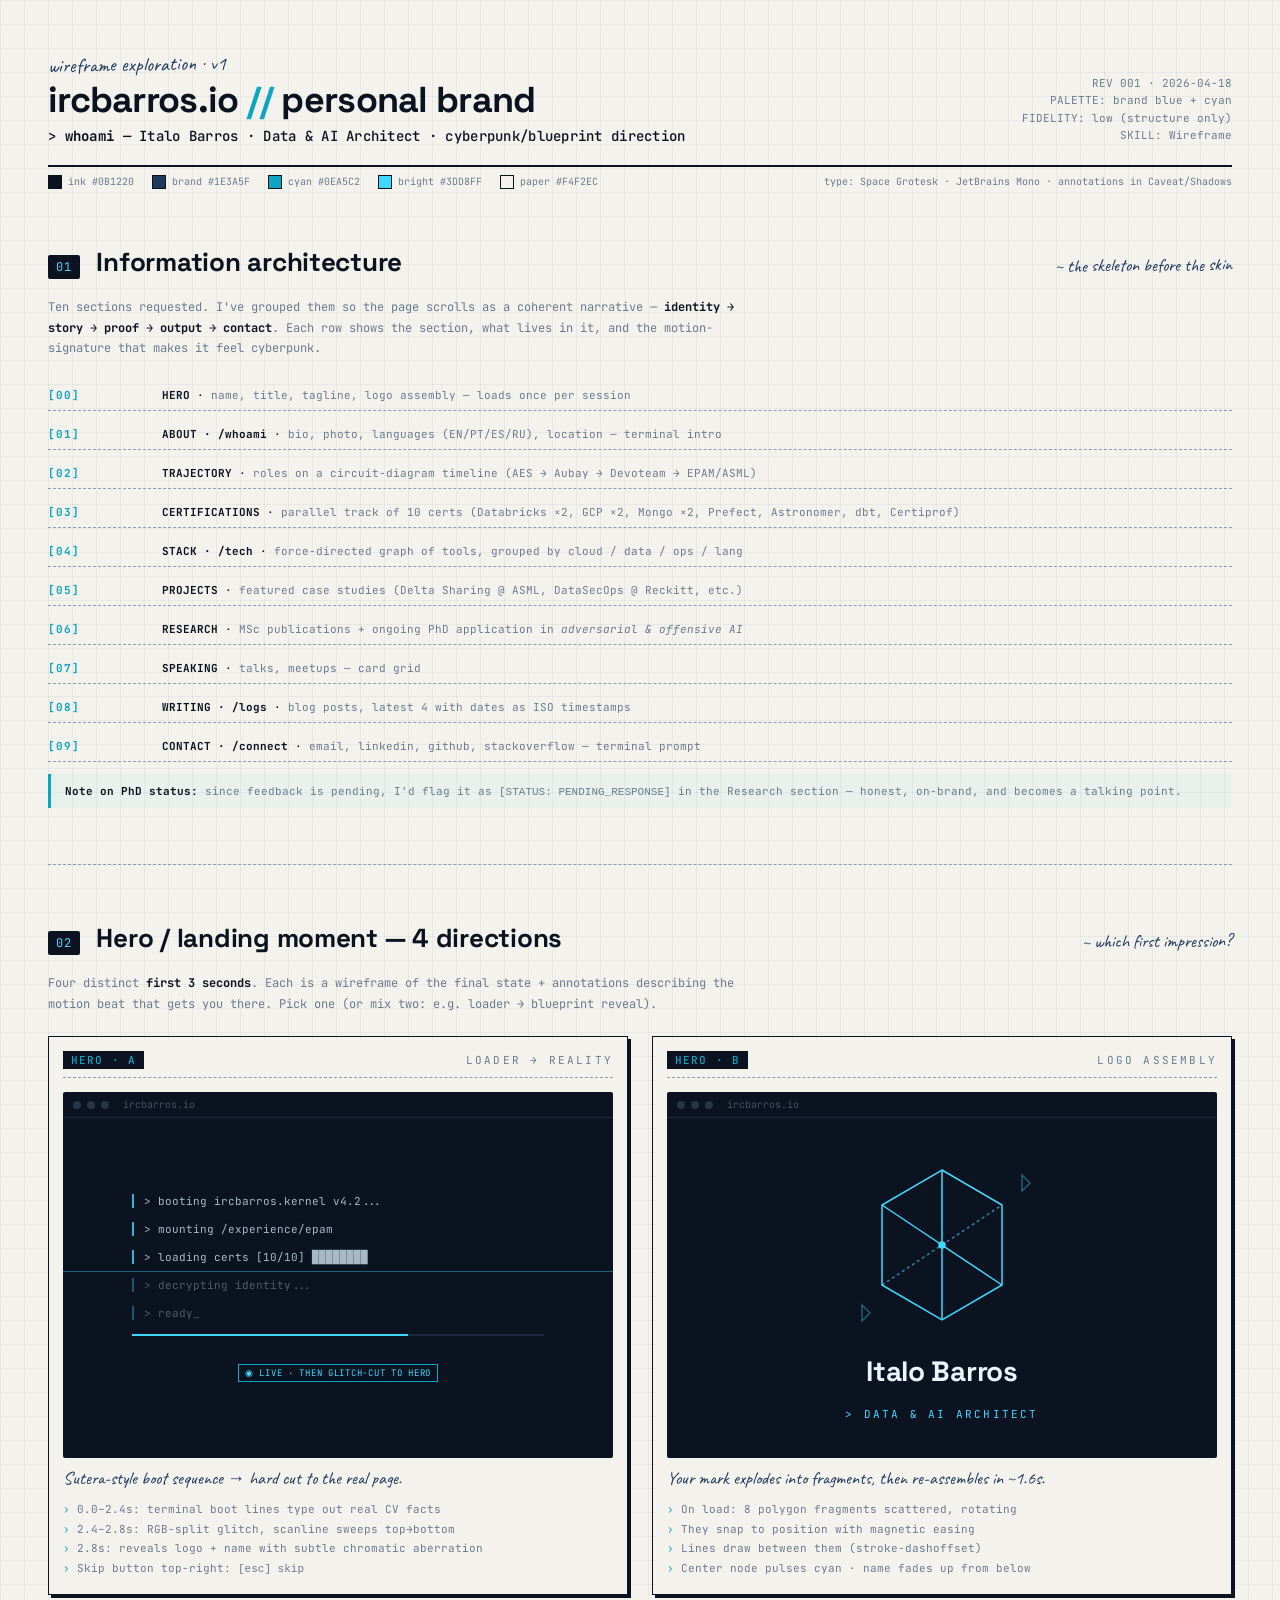
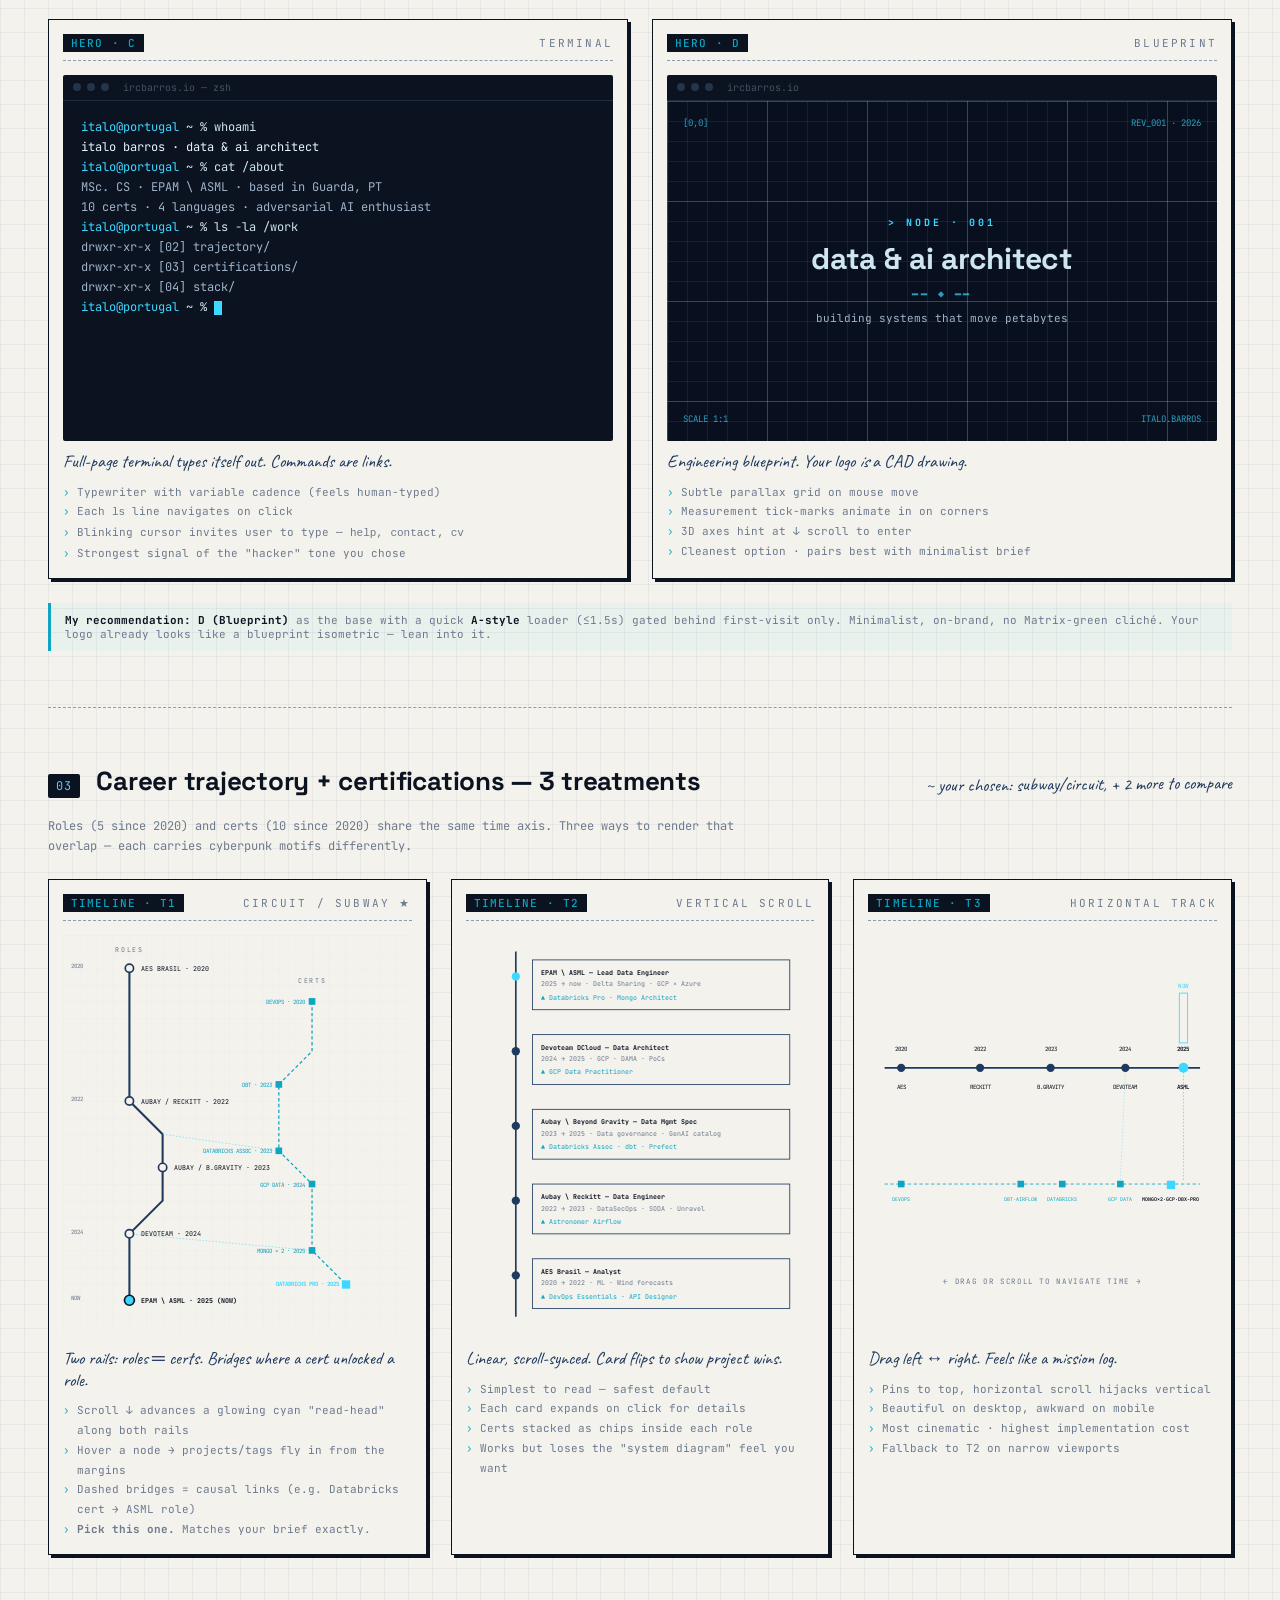
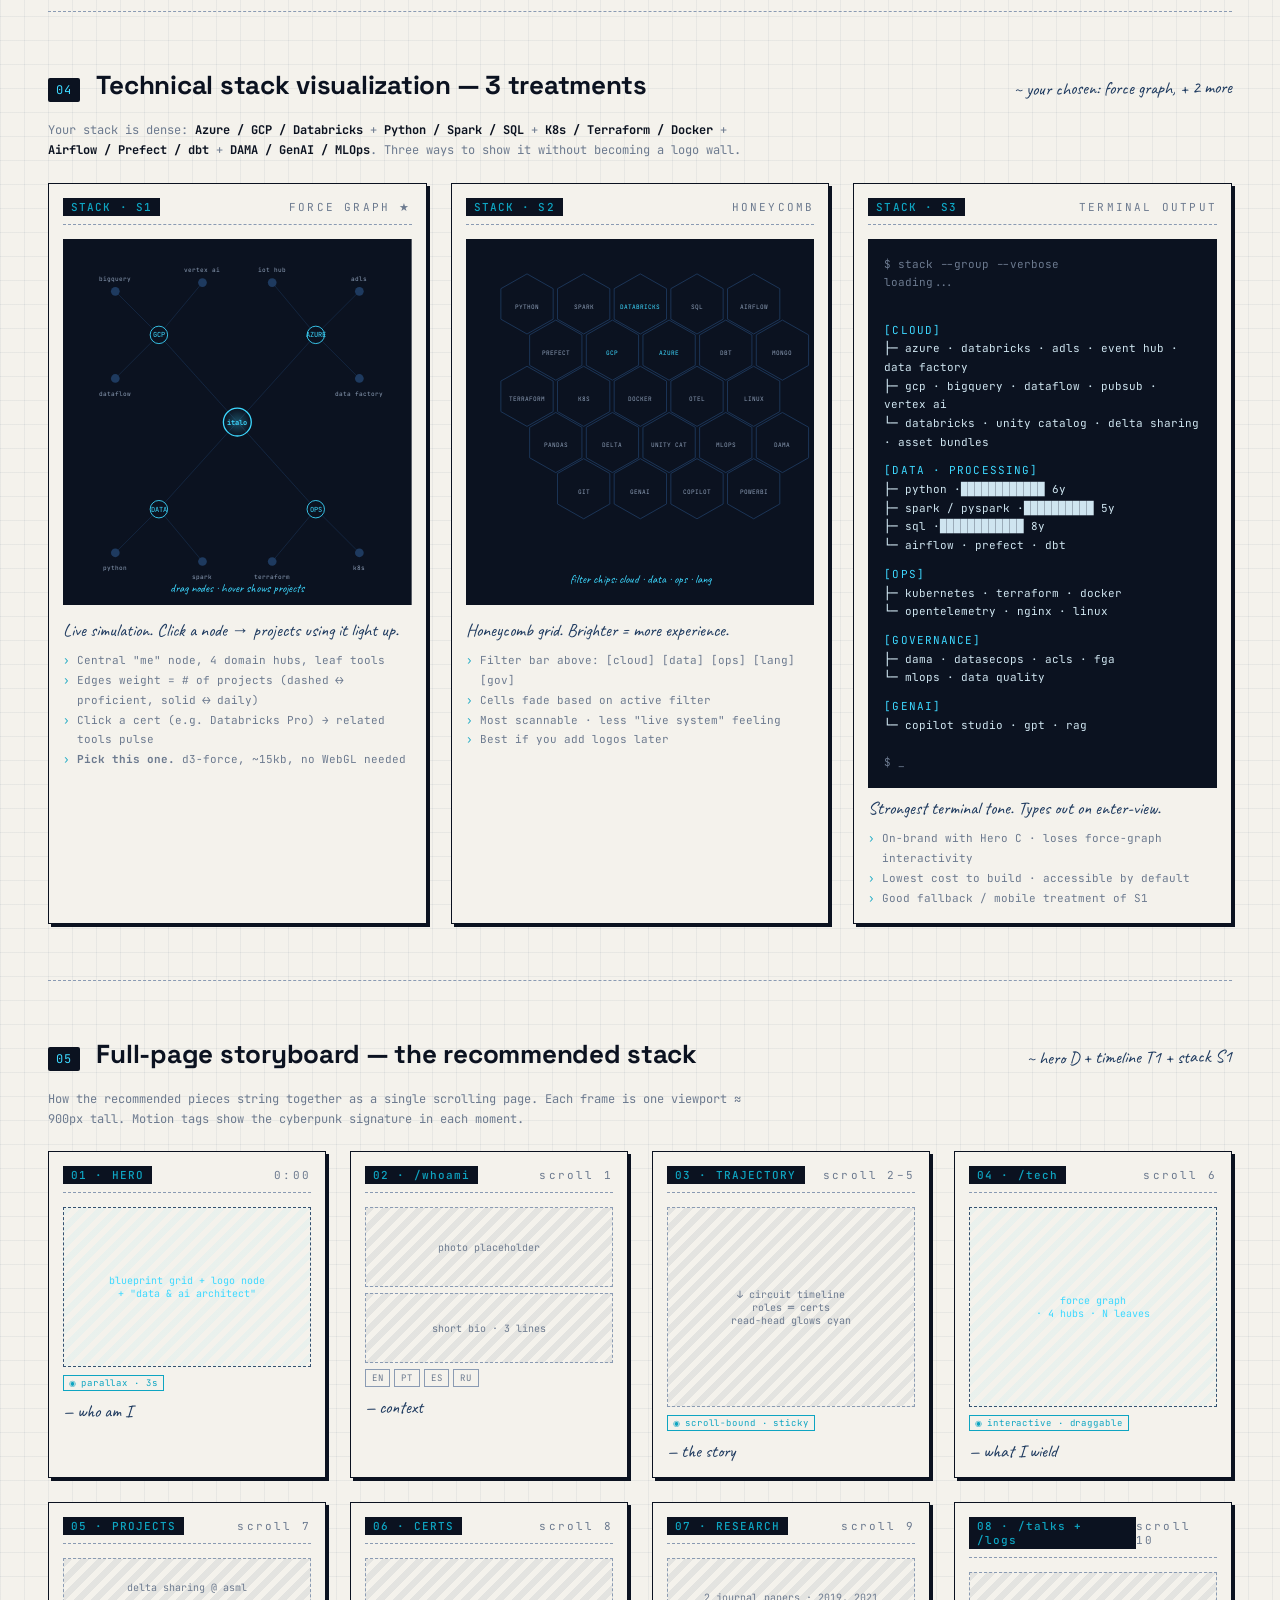
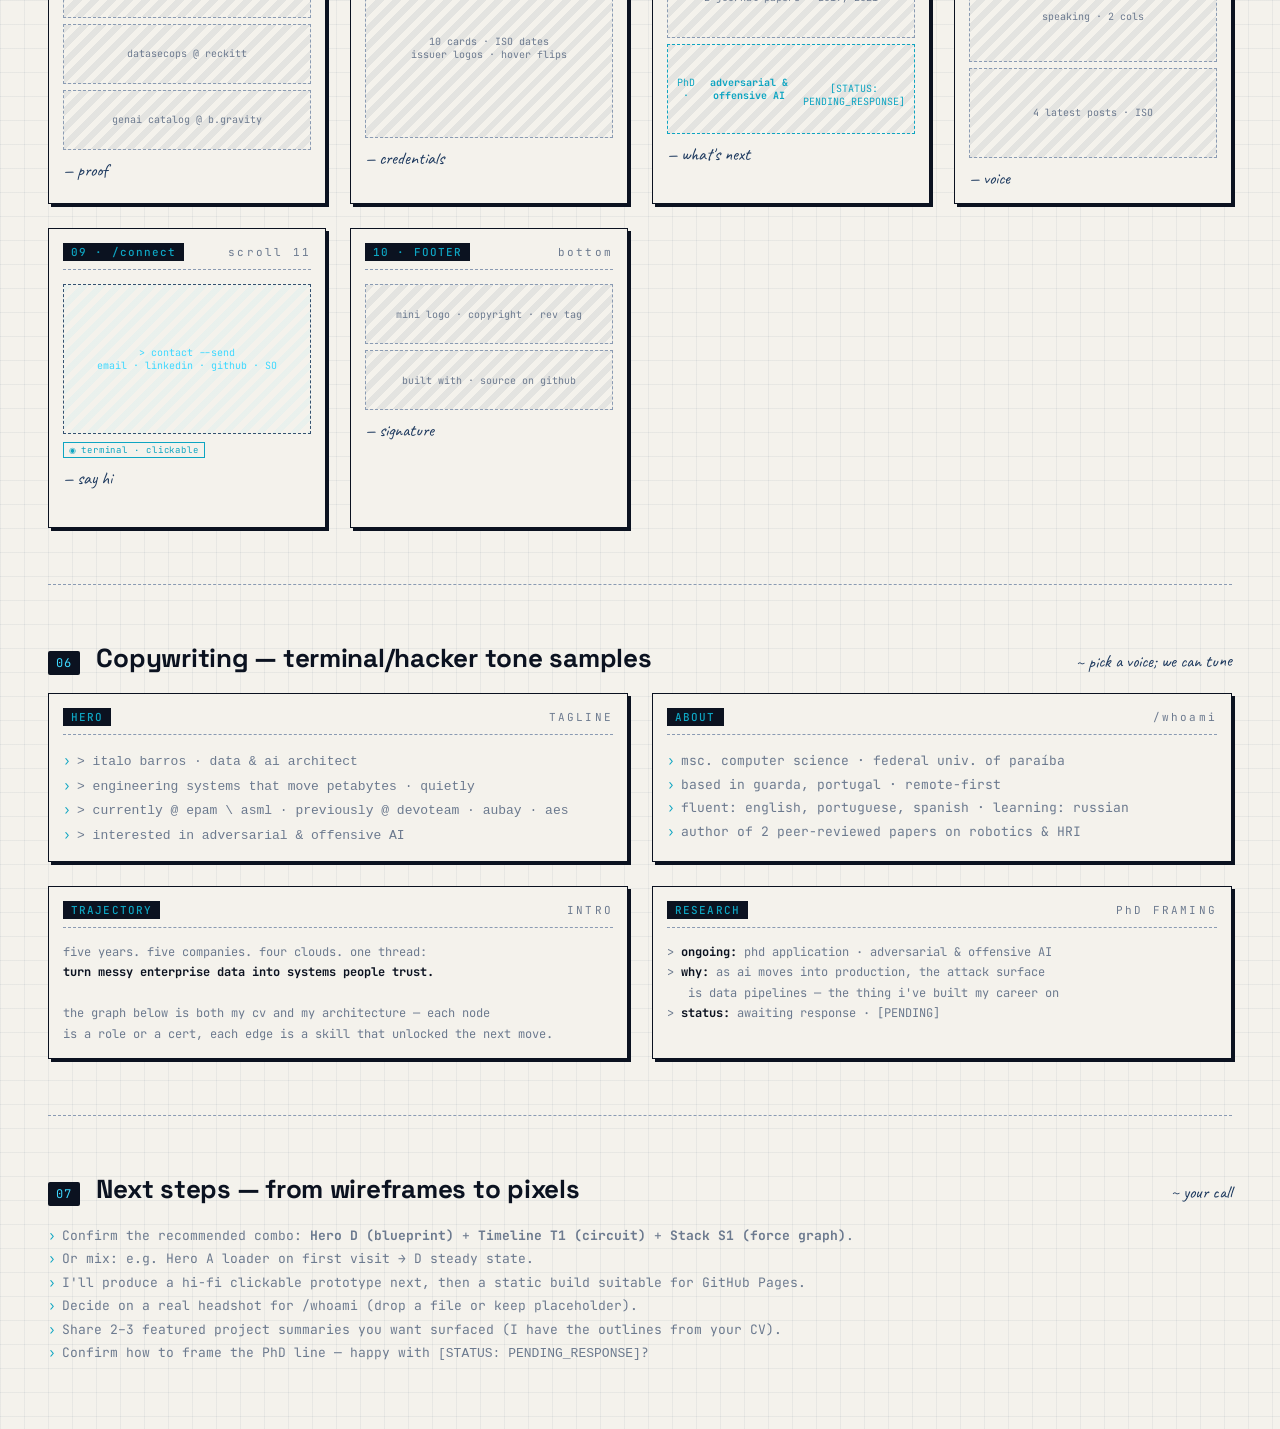
<file: wireframes.html>
<!doctype html>
<html lang="en">
<head>
<meta charset="utf-8" />
<meta name="viewport" content="width=1440" />
<title>ircbarros.io — wireframe exploration</title>
<link rel="preconnect" href="https://fonts.googleapis.com">
<link rel="preconnect" href="https://fonts.gstatic.com" crossorigin>
<link href="https://fonts.googleapis.com/css2?family=JetBrains+Mono:wght@400;500;700&family=Space+Grotesk:wght@400;500;700&family=Caveat:wght@500;700&family=Shadows+Into+Light&display=swap" rel="stylesheet">
<style>
  :root {
    --ink: #0B1220;
    --paper: #F4F2EC;
    --paper-2: #ECE8DE;
    --line: #24344A;
    --line-soft: #8a9bb3;
    --cyan: #0EA5C2;
    --cyan-bright: #3DD8FF;
    --muted: #6C7A8F;
    --brand: #1E3A5F;
  }
  *,*::before,*::after{box-sizing:border-box}
  html,body{margin:0;background:var(--paper);color:var(--ink);font-family:'Space Grotesk',sans-serif}
  body{
    background-image:
      linear-gradient(to right, rgba(30,58,95,.06) 1px, transparent 1px),
      linear-gradient(to bottom, rgba(30,58,95,.06) 1px, transparent 1px);
    background-size: 24px 24px;
  }
  .page{max-width:1440px;margin:0 auto;padding:48px}
  /* ————————— header ————————— */
  .masthead{display:flex;align-items:flex-end;justify-content:space-between;border-bottom:2px solid var(--ink);padding-bottom:20px;margin-bottom:8px}
  .masthead h1{font-family:'JetBrains Mono',monospace;font-size:14px;font-weight:500;margin:0;letter-spacing:.02em}
  .masthead h1 b{font-weight:700}
  .masthead .meta{font-family:'JetBrains Mono',monospace;font-size:11px;color:var(--muted);text-align:right;line-height:1.6}
  .masthead .title{font-family:'Space Grotesk',sans-serif;font-weight:700;font-size:36px;letter-spacing:-.02em;margin:0 0 4px}
  .masthead .sub{font-family:'Caveat',cursive;font-size:20px;color:var(--brand);transform:rotate(-1deg);display:inline-block;margin-top:4px}

  /* ————————— section ————————— */
  section{margin:56px 0 24px;break-inside:avoid}
  .section-head{display:flex;align-items:baseline;gap:16px;margin-bottom:18px}
  .section-head .idx{font-family:'JetBrains Mono',monospace;font-size:12px;color:var(--cyan);background:var(--ink);color:var(--cyan-bright);padding:4px 8px;border-radius:2px;letter-spacing:.1em}
  .section-head h2{font-family:'Space Grotesk',sans-serif;font-weight:700;font-size:26px;margin:0;letter-spacing:-.01em}
  .section-head .note{font-family:'Caveat',cursive;font-size:18px;color:var(--brand);margin-left:auto;transform:rotate(-.5deg)}
  .section-head p{font-family:'JetBrains Mono',monospace;font-size:12px;color:var(--muted);margin:0}

  .blurb{font-family:'JetBrains Mono',monospace;font-size:12px;color:var(--muted);line-height:1.7;max-width:720px;margin:0 0 22px;white-space:pre-wrap}
  .blurb b{color:var(--ink)}

  /* ————————— frame ————————— */
  .grid{display:grid;gap:24px}
  .grid.c2{grid-template-columns:repeat(2,1fr)}
  .grid.c3{grid-template-columns:repeat(3,1fr)}
  .grid.c4{grid-template-columns:repeat(4,1fr)}

  .frame{
    background:var(--paper);
    border:1.5px solid var(--ink);
    position:relative;
    padding:14px;
    box-shadow: 3px 3px 0 var(--ink);
  }
  .frame.tall{min-height:420px}
  .frame.xtall{min-height:560px}
  .frame-head{
    display:flex;align-items:center;justify-content:space-between;
    border-bottom:1px dashed var(--line-soft);
    padding-bottom:8px;margin-bottom:14px;
    font-family:'JetBrains Mono',monospace;font-size:11px;
  }
  .frame-head .label{color:var(--cyan);background:var(--ink);padding:2px 8px;letter-spacing:.1em;font-weight:500}
  .frame-head .dots{color:var(--muted);letter-spacing:.2em}
  .caption{font-family:'Caveat',cursive;font-size:18px;color:var(--brand);margin-top:10px;line-height:1.2}
  .bullets{font-family:'JetBrains Mono',monospace;font-size:11px;color:var(--muted);line-height:1.8;margin-top:10px}
  .bullets li{list-style:none;position:relative;padding-left:14px}
  .bullets li::before{content:'›';position:absolute;left:0;color:var(--cyan)}
  ul.bullets{padding:0;margin:10px 0 0}

  /* ————————— shared primitives ————————— */
  .browser{
    background:var(--ink);color:#cfe5f0;border-radius:2px;
    font-family:'JetBrains Mono',monospace;
    position:relative;overflow:hidden;
  }
  .browser .chrome{display:flex;align-items:center;gap:6px;padding:6px 10px;border-bottom:1px solid #1e2a3d;font-size:10px;color:var(--muted)}
  .browser .chrome .dot{width:8px;height:8px;border-radius:50%;background:#24344A}
  .browser .chrome .url{margin-left:8px;opacity:.6}
  .browser .viewport{padding:18px;min-height:340px;position:relative}

  .placeholder{
    background:repeating-linear-gradient(135deg, rgba(30,58,95,.08) 0 6px, transparent 6px 12px);
    border:1px dashed var(--line-soft);
    display:flex;align-items:center;justify-content:center;
    font-family:'JetBrains Mono',monospace;font-size:10px;color:var(--muted);
    text-align:center;padding:8px;
  }
  .ph-dark{
    background:repeating-linear-gradient(135deg, rgba(61,216,255,.06) 0 6px, transparent 6px 12px);
    border:1px dashed #345170;color:#7a9ab6;
  }

  .arrow{position:absolute;font-family:'Caveat',cursive;font-size:16px;color:var(--brand)}
  .tag{display:inline-block;font-family:'JetBrains Mono',monospace;font-size:9px;padding:2px 6px;border:1px solid var(--line-soft);color:var(--muted);letter-spacing:.08em;text-transform:uppercase}

  /* ——— annotation callouts ——— */
  .annot{
    position:absolute;font-family:'Shadows Into Light',cursive;font-size:15px;color:var(--brand);
    line-height:1.1;z-index:5;
  }
  .annot::before{content:'↳ ';color:var(--cyan)}

  /* ———— motion markers ———— */
  .motion{
    display:inline-flex;align-items:center;gap:4px;
    font-family:'JetBrains Mono',monospace;font-size:9px;color:var(--cyan);
    border:1px solid var(--cyan);padding:1px 5px;letter-spacing:.1em;
  }
  .motion::before{content:'◉ ';font-size:8px}

  /* ———————————————————————— HERO VARIATIONS ———————————————————————— */
  .hero-loader .viewport{display:flex;align-items:center;justify-content:center;flex-direction:column;gap:14px}
  .boot-line{font-size:11px;opacity:.8;border-left:2px solid var(--cyan-bright);padding-left:10px;width:80%}
  .boot-line.dim{opacity:.35}
  .progress{width:80%;height:2px;background:#1e2a3d;position:relative}
  .progress::after{content:'';position:absolute;inset:0;width:67%;background:var(--cyan-bright)}
  .scanline{position:absolute;left:0;right:0;height:1px;background:var(--cyan-bright);opacity:.4;top:45%}

  .hero-logo-build .viewport{display:flex;align-items:center;justify-content:center;flex-direction:column;gap:18px;position:relative}
  .fragments{position:relative;width:180px;height:180px}
  .fragments svg{position:absolute;inset:0}
  .hero-logo-build h3{font-family:'Space Grotesk';font-size:28px;margin:0;letter-spacing:-.01em;color:#e9f4fb}
  .hero-logo-build .role{font-family:'JetBrains Mono';font-size:11px;color:var(--cyan-bright);letter-spacing:.2em}

  .hero-terminal .viewport{display:flex;flex-direction:column;gap:4px;font-size:12px}
  .hero-terminal .prompt{color:var(--cyan-bright)}
  .hero-terminal .cursor{display:inline-block;width:8px;height:14px;background:var(--cyan-bright);vertical-align:middle;animation:blink 1s steps(2) infinite}
  @keyframes blink{50%{opacity:0}}

  .hero-blueprint .viewport{position:relative;padding:0;min-height:340px;background:#081020}
  .bp-grid{position:absolute;inset:0;background-image:
    linear-gradient(to right, rgba(61,216,255,.10) 1px, transparent 1px),
    linear-gradient(to bottom, rgba(61,216,255,.10) 1px, transparent 1px);
    background-size:20px 20px}
  .bp-cross{position:absolute;inset:0;background-image:
    linear-gradient(to right, rgba(61,216,255,.25) 1px, transparent 1px),
    linear-gradient(to bottom, rgba(61,216,255,.25) 1px, transparent 1px);
    background-size:100px 100px}
  .bp-center{position:absolute;inset:0;display:flex;flex-direction:column;align-items:center;justify-content:center;gap:10px;color:#cfe5f0}
  .bp-center h3{font-family:'JetBrains Mono';font-size:10px;color:var(--cyan-bright);margin:0;letter-spacing:.3em}
  .bp-center h2{font-family:'Space Grotesk';font-size:30px;margin:0;letter-spacing:-.01em}
  .bp-meas{position:absolute;font-family:'JetBrains Mono';font-size:9px;color:var(--cyan-bright);opacity:.7}

  .hero-rain .viewport{position:relative;padding:0;min-height:340px}
  .rain-col{position:absolute;top:0;bottom:0;width:10px;font-family:'JetBrains Mono';font-size:11px;color:var(--cyan);opacity:.35;line-height:1.1;text-align:center;overflow:hidden;writing-mode:horizontal-tb}
  .hero-rain .overlay{position:absolute;inset:0;display:flex;flex-direction:column;align-items:flex-start;justify-content:center;padding:24px;gap:6px;background:linear-gradient(90deg,rgba(8,16,32,.92) 0%, rgba(8,16,32,.6) 60%, transparent 100%)}
  .hero-rain h2{font-family:'Space Grotesk';font-size:30px;margin:0;color:#e9f4fb;letter-spacing:-.02em;max-width:60%}
  .hero-rain .tag-row{display:flex;gap:6px;margin-top:8px}

  /* ———— LOGO mini ———— */
  .logo-mini{width:28px;height:28px;display:inline-block;vertical-align:middle}

  /* ———— TIMELINE variations ———— */
  .subway svg, .verti svg, .horiz svg, .threed svg{width:100%;height:100%;display:block}
  .timeline-frame{min-height:500px}

  /* ———— stack viz ———— */
  .force svg, .hex svg, .orbit svg{width:100%;height:100%;display:block}
  .stack-frame{min-height:460px}
  .stack-term{background:var(--ink);color:#cfe5f0;padding:16px;font-family:'JetBrains Mono';font-size:11px;line-height:1.7;min-height:460px}
  .stack-term .grp{color:var(--cyan-bright);margin-top:10px;letter-spacing:.1em}
  .stack-term .grp:first-child{margin-top:0}
  .stack-term .cmd{color:var(--muted)}

  /* ———— structure ———— */
  .sitemap{display:flex;flex-direction:column;gap:8px;font-family:'JetBrains Mono';font-size:11px}
  .sitemap .row{display:grid;grid-template-columns:100px 1fr;align-items:center;gap:14px;padding:8px 0;border-bottom:1px dashed var(--line-soft)}
  .sitemap .id{color:var(--cyan);letter-spacing:.1em;font-weight:700}
  .sitemap .desc b{color:var(--ink)}
  .sitemap .desc span{color:var(--muted)}

  /* ———— tweaks panel ———— */
  #tweaks{position:fixed;right:20px;bottom:20px;background:var(--ink);color:#cfe5f0;border:1px solid var(--cyan);padding:14px 16px;font-family:'JetBrains Mono';font-size:11px;z-index:1000;display:none;max-width:260px;box-shadow:0 10px 30px rgba(0,0,0,.3)}
  #tweaks.on{display:block}
  #tweaks h4{margin:0 0 10px;color:var(--cyan-bright);letter-spacing:.2em;font-weight:500;font-size:10px}
  #tweaks .row{display:flex;align-items:center;gap:8px;margin:8px 0;flex-wrap:wrap}
  #tweaks label{color:#9fb3c8;min-width:80px}
  #tweaks button{background:transparent;color:#cfe5f0;border:1px solid #345170;padding:4px 8px;font-family:inherit;font-size:10px;cursor:pointer;letter-spacing:.05em}
  #tweaks button.active{background:var(--cyan);color:var(--ink);border-color:var(--cyan)}
  #tweaks button:hover{border-color:var(--cyan-bright)}

  /* highlight mode */
  body.hi-contrast{--paper:#ffffff}
  body.no-grid{background-image:none}

  /* ———— helper ———— */
  .callout{border-left:3px solid var(--cyan);padding:10px 14px;margin:12px 0;font-family:'JetBrains Mono';font-size:11px;color:var(--muted);background:rgba(61,216,255,.06)}
  .callout b{color:var(--ink)}

  /* corner bracket */
  .bracket{position:relative}
  .bracket::before,.bracket::after{content:'';position:absolute;width:14px;height:14px;border:1.5px solid var(--cyan)}
  .bracket::before{top:-2px;left:-2px;border-right:none;border-bottom:none}
  .bracket::after{bottom:-2px;right:-2px;border-left:none;border-top:none}

  hr.sep{border:none;border-top:1px dashed var(--line-soft);margin:56px 0}

  .legend{display:flex;gap:18px;flex-wrap:wrap;margin-bottom:20px;font-family:'JetBrains Mono';font-size:10px;color:var(--muted)}
  .legend .sw{display:inline-block;width:14px;height:14px;margin-right:6px;vertical-align:middle;border:1px solid var(--ink)}
  .sw-1{background:#0B1220}
  .sw-2{background:#1E3A5F}
  .sw-3{background:#3DD8FF}
  .sw-4{background:#F4F2EC}
  .sw-5{background:#0EA5C2}
</style>
</head>
<body>
<div class="page">

  <!-- ———————————————————————— MASTHEAD ———————————————————————— -->
  <header class="masthead">
    <div>
      <div class="sub">wireframe exploration · v1</div>
      <h2 class="title">ircbarros.io <span style="color:var(--cyan);">//</span> personal brand</h2>
      <h1>&gt; <b>whoami</b> — Italo Barros · Data &amp; AI Architect · cyberpunk/blueprint direction</h1>
    </div>
    <div class="meta">
      <div>REV 001 · 2026-04-18</div>
      <div>PALETTE: brand blue + cyan</div>
      <div>FIDELITY: low (structure only)</div>
      <div>SKILL: Wireframe</div>
    </div>
  </header>

  <div class="legend">
    <span><span class="sw sw-1"></span>ink #0B1220</span>
    <span><span class="sw sw-2"></span>brand #1E3A5F</span>
    <span><span class="sw sw-5"></span>cyan #0EA5C2</span>
    <span><span class="sw sw-3"></span>bright #3DD8FF</span>
    <span><span class="sw sw-4"></span>paper #F4F2EC</span>
    <span style="margin-left:auto;">type: Space Grotesk · JetBrains Mono · annotations in Caveat/Shadows</span>
  </div>

  <!-- ———————————————————————— 01 · SITEMAP ———————————————————————— -->
  <section>
    <div class="section-head">
      <span class="idx">01</span>
      <h2>Information architecture</h2>
      <span class="note">~ the skeleton before the skin</span>
    </div>
    <p class="blurb">Ten sections requested. I've grouped them so the page scrolls as a coherent narrative — <b>identity → story → proof → output → contact</b>. Each row shows the section, what lives in it, and the motion-signature that makes it feel cyberpunk.</p>

    <div class="sitemap">
      <div class="row"><span class="id">[00]</span><span class="desc"><b>HERO</b> · <span>name, title, tagline, logo assembly — loads once per session</span></span></div>
      <div class="row"><span class="id">[01]</span><span class="desc"><b>ABOUT · /whoami</b> · <span>bio, photo, languages (EN/PT/ES/RU), location — terminal intro</span></span></div>
      <div class="row"><span class="id">[02]</span><span class="desc"><b>TRAJECTORY</b> · <span>roles on a circuit-diagram timeline (AES → Aubay → Devoteam → EPAM/ASML)</span></span></div>
      <div class="row"><span class="id">[03]</span><span class="desc"><b>CERTIFICATIONS</b> · <span>parallel track of 10 certs (Databricks ×2, GCP ×2, Mongo ×2, Prefect, Astronomer, dbt, Certiprof)</span></span></div>
      <div class="row"><span class="id">[04]</span><span class="desc"><b>STACK · /tech</b> · <span>force-directed graph of tools, grouped by cloud / data / ops / lang</span></span></div>
      <div class="row"><span class="id">[05]</span><span class="desc"><b>PROJECTS</b> · <span>featured case studies (Delta Sharing @ ASML, DataSecOps @ Reckitt, etc.)</span></span></div>
      <div class="row"><span class="id">[06]</span><span class="desc"><b>RESEARCH</b> · <span>MSc publications + ongoing PhD application in <i>adversarial &amp; offensive AI</i></span></span></div>
      <div class="row"><span class="id">[07]</span><span class="desc"><b>SPEAKING</b> · <span>talks, meetups — card grid</span></span></div>
      <div class="row"><span class="id">[08]</span><span class="desc"><b>WRITING · /logs</b> · <span>blog posts, latest 4 with dates as ISO timestamps</span></span></div>
      <div class="row"><span class="id">[09]</span><span class="desc"><b>CONTACT · /connect</b> · <span>email, linkedin, github, stackoverflow — terminal prompt</span></span></div>
    </div>

    <div class="callout"><b>Note on PhD status:</b> since feedback is pending, I'd flag it as <code>[STATUS: PENDING_RESPONSE]</code> in the Research section — honest, on-brand, and becomes a talking point.</div>
  </section>

  <hr class="sep"/>

  <!-- ———————————————————————— 02 · HERO VARIATIONS ———————————————————————— -->
  <section>
    <div class="section-head">
      <span class="idx">02</span>
      <h2>Hero / landing moment — 4 directions</h2>
      <span class="note">~ which first impression?</span>
    </div>
    <p class="blurb">Four distinct <b>first 3 seconds</b>. Each is a wireframe of the final state + annotations describing the motion beat that gets you there. Pick one (or mix two: e.g. loader → blueprint reveal).</p>

    <div class="grid c2">

      <!-- A · LOADER → REALITY -->
      <div class="frame tall">
        <div class="frame-head"><span class="label">HERO · A</span><span class="dots">LOADER → REALITY</span></div>
        <div class="browser hero-loader">
          <div class="chrome"><span class="dot"></span><span class="dot"></span><span class="dot"></span><span class="url">ircbarros.io</span></div>
          <div class="viewport">
            <div class="boot-line">&gt; booting ircbarros.kernel v4.2...</div>
            <div class="boot-line">&gt; mounting /experience/epam</div>
            <div class="boot-line">&gt; loading certs [10/10] ████████</div>
            <div class="boot-line dim">&gt; decrypting identity...</div>
            <div class="boot-line dim">&gt; ready_</div>
            <div class="progress"></div>
            <div class="scanline"></div>
            <span class="tag" style="margin-top:14px;color:var(--cyan-bright);border-color:var(--cyan)">◉ LIVE · then glitch-cut to hero</span>
          </div>
        </div>
        <div class="caption">Sutera-style boot sequence → hard cut to the real page.</div>
        <ul class="bullets">
          <li>0.0–2.4s: terminal boot lines type out real CV facts</li>
          <li>2.4–2.8s: RGB-split glitch, scanline sweeps top→bottom</li>
          <li>2.8s: reveals logo + name with subtle chromatic aberration</li>
          <li>Skip button top-right: <code>[esc] skip</code></li>
        </ul>
      </div>

      <!-- B · LOGO ASSEMBLY -->
      <div class="frame tall">
        <div class="frame-head"><span class="label">HERO · B</span><span class="dots">LOGO ASSEMBLY</span></div>
        <div class="browser hero-logo-build">
          <div class="chrome"><span class="dot"></span><span class="dot"></span><span class="dot"></span><span class="url">ircbarros.io</span></div>
          <div class="viewport">
            <div class="fragments">
              <svg viewBox="0 0 180 180" fill="none" stroke="#3DD8FF" stroke-width="1.5">
                <!-- your geometric mark, assembled -->
                <polygon points="90,15 150,50 150,130 90,165 30,130 30,50" />
                <polyline points="90,15 90,90 150,130" />
                <polyline points="30,50 90,90" />
                <polyline points="90,90 90,165" />
                <polyline points="30,130 90,90 150,50" stroke-dasharray="3 3" opacity=".6"/>
                <circle cx="90" cy="90" r="3" fill="#3DD8FF"/>
                <!-- floating fragments -->
                <polygon points="170,20 178,28 170,36" stroke-opacity=".4"/>
                <polygon points="10,150 18,158 10,166" stroke-opacity=".4"/>
              </svg>
            </div>
            <h3>Italo Barros</h3>
            <div class="role">&gt; DATA &amp; AI ARCHITECT</div>
          </div>
        </div>
        <div class="caption">Your mark explodes into fragments, then re-assembles in ~1.6s.</div>
        <ul class="bullets">
          <li>On load: 8 polygon fragments scattered, rotating</li>
          <li>They snap to position with magnetic easing</li>
          <li>Lines draw between them (stroke-dashoffset)</li>
          <li>Center node pulses cyan · name fades up from below</li>
        </ul>
      </div>

      <!-- C · TERMINAL -->
      <div class="frame tall">
        <div class="frame-head"><span class="label">HERO · C</span><span class="dots">TERMINAL</span></div>
        <div class="browser hero-terminal">
          <div class="chrome"><span class="dot"></span><span class="dot"></span><span class="dot"></span><span class="url">ircbarros.io — zsh</span></div>
          <div class="viewport">
            <div><span class="prompt">italo@portugal</span> ~ % whoami</div>
            <div style="color:#e9f4fb">italo barros · data &amp; ai architect</div>
            <div><span class="prompt">italo@portugal</span> ~ % cat /about</div>
            <div style="color:#9fb3c8">MSc. CS · EPAM \ ASML · based in Guarda, PT</div>
            <div style="color:#9fb3c8">10 certs · 4 languages · adversarial AI enthusiast</div>
            <div><span class="prompt">italo@portugal</span> ~ % ls -la /work</div>
            <div style="color:#9fb3c8">drwxr-xr-x  [02] trajectory/</div>
            <div style="color:#9fb3c8">drwxr-xr-x  [03] certifications/</div>
            <div style="color:#9fb3c8">drwxr-xr-x  [04] stack/</div>
            <div><span class="prompt">italo@portugal</span> ~ % <span class="cursor"></span></div>
          </div>
        </div>
        <div class="caption">Full-page terminal types itself out. Commands are links.</div>
        <ul class="bullets">
          <li>Typewriter with variable cadence (feels human-typed)</li>
          <li>Each <code>ls</code> line navigates on click</li>
          <li>Blinking cursor invites user to type — <code>help</code>, <code>contact</code>, <code>cv</code></li>
          <li>Strongest signal of the "hacker" tone you chose</li>
        </ul>
      </div>

      <!-- D · BLUEPRINT -->
      <div class="frame tall">
        <div class="frame-head"><span class="label">HERO · D</span><span class="dots">BLUEPRINT</span></div>
        <div class="browser hero-blueprint">
          <div class="chrome"><span class="dot"></span><span class="dot"></span><span class="dot"></span><span class="url">ircbarros.io</span></div>
          <div class="viewport">
            <div class="bp-grid"></div>
            <div class="bp-cross"></div>
            <div class="bp-meas" style="top:16px;left:16px">[0,0]</div>
            <div class="bp-meas" style="top:16px;right:16px">REV_001 · 2026</div>
            <div class="bp-meas" style="bottom:16px;left:16px">SCALE 1:1</div>
            <div class="bp-meas" style="bottom:16px;right:16px">ITALO.BARROS</div>
            <div class="bp-center">
              <h3>&gt; NODE · 001</h3>
              <h2>data &amp; ai architect</h2>
              <div style="font-family:'JetBrains Mono';font-size:10px;color:var(--cyan-bright);opacity:.7;letter-spacing:.25em">━━ ◆ ━━</div>
              <div style="font-family:'JetBrains Mono';font-size:11px;color:#9fb3c8">building systems that move petabytes</div>
            </div>
          </div>
        </div>
        <div class="caption">Engineering blueprint. Your logo <i>is</i> a CAD drawing.</div>
        <ul class="bullets">
          <li>Subtle parallax grid on mouse move</li>
          <li>Measurement tick-marks animate in on corners</li>
          <li>3D axes hint at &darr; scroll to enter</li>
          <li>Cleanest option · pairs best with minimalist brief</li>
        </ul>
      </div>

    </div>

    <div class="callout" style="margin-top:24px"><b>My recommendation:</b> <b>D (Blueprint)</b> as the base with a quick <b>A-style</b> loader (≤1.5s) gated behind first-visit only. Minimalist, on-brand, no Matrix-green cliché. Your logo already looks like a blueprint isometric — lean into it.</div>
  </section>

  <hr class="sep"/>

  <!-- ———————————————————————— 03 · TIMELINE VARIATIONS ———————————————————————— -->
  <section>
    <div class="section-head">
      <span class="idx">03</span>
      <h2>Career trajectory + certifications — 3 treatments</h2>
      <span class="note">~ your chosen: subway/circuit, + 2 more to compare</span>
    </div>
    <p class="blurb">Roles (5 since 2020) and certs (10 since 2020) share the same time axis. Three ways to render that overlap — each carries cyberpunk motifs differently.</p>

    <div class="grid c3">

      <!-- T1 · CIRCUIT DIAGRAM (your pick) -->
      <div class="frame timeline-frame">
        <div class="frame-head"><span class="label">TIMELINE · T1</span><span class="dots">CIRCUIT / SUBWAY ★</span></div>
        <svg viewBox="0 0 420 480" style="width:100%;height:auto" fill="none">
          <!-- background grid -->
          <defs>
            <pattern id="g1" width="20" height="20" patternUnits="userSpaceOnUse">
              <path d="M 20 0 L 0 0 0 20" stroke="rgba(30,58,95,.08)" stroke-width=".5"/>
            </pattern>
          </defs>
          <rect width="420" height="480" fill="url(#g1)"/>

          <!-- role trace (left) -->
          <path d="M 80 40 L 80 120 L 80 200 L 120 240 L 120 320 L 80 360 L 80 440"
                stroke="#1E3A5F" stroke-width="2.5" fill="none"/>

          <!-- certs trace (right) -->
          <path d="M 300 80 L 300 140 L 260 180 L 260 260 L 300 300 L 300 380 L 340 420"
                stroke="#0EA5C2" stroke-width="1.5" fill="none" stroke-dasharray="4 3"/>

          <!-- bridge connections -->
          <path d="M 120 240 L 260 260" stroke="#3DD8FF" stroke-width="1" stroke-dasharray="2 2" opacity=".6"/>
          <path d="M 80 360 L 300 380" stroke="#3DD8FF" stroke-width="1" stroke-dasharray="2 2" opacity=".6"/>

          <!-- role nodes -->
          <g font-family="JetBrains Mono" font-size="8" fill="#0B1220">
            <circle cx="80" cy="40"  r="5" fill="#F4F2EC" stroke="#1E3A5F" stroke-width="2"/>
            <text x="94" y="43">AES BRASIL · 2020</text>
            <circle cx="80" cy="200" r="5" fill="#F4F2EC" stroke="#1E3A5F" stroke-width="2"/>
            <text x="94" y="203">AUBAY / RECKITT · 2022</text>
            <circle cx="120" cy="280" r="5" fill="#F4F2EC" stroke="#1E3A5F" stroke-width="2"/>
            <text x="134" y="283">AUBAY / B.GRAVITY · 2023</text>
            <circle cx="80" cy="360" r="5" fill="#F4F2EC" stroke="#1E3A5F" stroke-width="2"/>
            <text x="94" y="363">DEVOTEAM · 2024</text>
            <circle cx="80" cy="440" r="6" fill="#3DD8FF" stroke="#0B1220" stroke-width="2"/>
            <text x="94" y="443" font-weight="700">EPAM \ ASML · 2025 (NOW)</text>
          </g>

          <!-- cert nodes -->
          <g font-family="JetBrains Mono" font-size="7" fill="#0EA5C2" text-anchor="end">
            <rect x="296" y="76"  width="8" height="8" fill="#0EA5C2"/>
            <text x="292" y="83">DEVOPS · 2020</text>
            <rect x="256" y="176" width="8" height="8" fill="#0EA5C2"/>
            <text x="252" y="183">DBT · 2023</text>
            <rect x="256" y="256" width="8" height="8" fill="#0EA5C2"/>
            <text x="252" y="263">DATABRICKS ASSOC · 2023</text>
            <rect x="296" y="296" width="8" height="8" fill="#0EA5C2"/>
            <text x="292" y="303">GCP DATA · 2024</text>
            <rect x="296" y="376" width="8" height="8" fill="#0EA5C2"/>
            <text x="292" y="383">MONGO × 2 · 2025</text>
            <rect x="336" y="416" width="10" height="10" fill="#3DD8FF"/>
            <text x="332" y="423" fill="#3DD8FF" font-weight="700">DATABRICKS PRO · 2025</text>
          </g>

          <!-- axis labels -->
          <text x="80" y="20" font-family="JetBrains Mono" font-size="8" fill="#6C7A8F" text-anchor="middle" letter-spacing="2">ROLES</text>
          <text x="300" y="58" font-family="JetBrains Mono" font-size="8" fill="#6C7A8F" text-anchor="middle" letter-spacing="2">CERTS</text>

          <!-- side marks -->
          <text x="10" y="40" font-family="JetBrains Mono" font-size="7" fill="#6C7A8F">2020</text>
          <text x="10" y="200" font-family="JetBrains Mono" font-size="7" fill="#6C7A8F">2022</text>
          <text x="10" y="360" font-family="JetBrains Mono" font-size="7" fill="#6C7A8F">2024</text>
          <text x="10" y="440" font-family="JetBrains Mono" font-size="7" fill="#6C7A8F">NOW</text>
        </svg>
        <div class="caption">Two rails: roles ═ certs. Bridges where a cert unlocked a role.</div>
        <ul class="bullets">
          <li>Scroll ↓ advances a glowing cyan "read-head" along both rails</li>
          <li>Hover a node → projects/tags fly in from the margins</li>
          <li>Dashed bridges = causal links (e.g. Databricks cert → ASML role)</li>
          <li><b>Pick this one.</b> Matches your brief exactly.</li>
        </ul>
      </div>

      <!-- T2 · VERTICAL SCROLL CARDS -->
      <div class="frame timeline-frame">
        <div class="frame-head"><span class="label">TIMELINE · T2</span><span class="dots">VERTICAL SCROLL</span></div>
        <svg viewBox="0 0 420 480" style="width:100%;height:auto" fill="none">
          <line x1="60" y1="20" x2="60" y2="460" stroke="#1E3A5F" stroke-width="2"/>
          <g font-family="JetBrains Mono" font-size="8" fill="#0B1220">
            <circle cx="60" cy="50" r="5" fill="#3DD8FF"/>
            <rect x="80" y="30" width="310" height="60" fill="none" stroke="#1E3A5F" stroke-width="1"/>
            <text x="90" y="48" font-weight="700">EPAM \ ASML — Lead Data Engineer</text>
            <text x="90" y="62" fill="#6C7A8F">2025 → now · Delta Sharing · GCP × Azure</text>
            <text x="90" y="78" fill="#0EA5C2">▲ Databricks Pro · Mongo Architect</text>

            <circle cx="60" cy="140" r="5" fill="#1E3A5F"/>
            <rect x="80" y="120" width="310" height="60" fill="none" stroke="#1E3A5F" stroke-width="1"/>
            <text x="90" y="138" font-weight="700">Devoteam DCloud — Data Architect</text>
            <text x="90" y="152" fill="#6C7A8F">2024 → 2025 · GCP · DAMA · PoCs</text>
            <text x="90" y="168" fill="#0EA5C2">▲ GCP Data Practitioner</text>

            <circle cx="60" cy="230" r="5" fill="#1E3A5F"/>
            <rect x="80" y="210" width="310" height="60" fill="none" stroke="#1E3A5F" stroke-width="1"/>
            <text x="90" y="228" font-weight="700">Aubay \ Beyond Gravity — Data Mgmt Spec</text>
            <text x="90" y="242" fill="#6C7A8F">2023 → 2025 · Data governance · GenAI catalog</text>
            <text x="90" y="258" fill="#0EA5C2">▲ Databricks Assoc · dbt · Prefect</text>

            <circle cx="60" cy="320" r="5" fill="#1E3A5F"/>
            <rect x="80" y="300" width="310" height="60" fill="none" stroke="#1E3A5F" stroke-width="1"/>
            <text x="90" y="318" font-weight="700">Aubay \ Reckitt — Data Engineer</text>
            <text x="90" y="332" fill="#6C7A8F">2022 → 2023 · DataSecOps · SODA · Unravel</text>
            <text x="90" y="348" fill="#0EA5C2">▲ Astronomer Airflow</text>

            <circle cx="60" cy="410" r="5" fill="#1E3A5F"/>
            <rect x="80" y="390" width="310" height="60" fill="none" stroke="#1E3A5F" stroke-width="1"/>
            <text x="90" y="408" font-weight="700">AES Brasil — Analyst</text>
            <text x="90" y="422" fill="#6C7A8F">2020 → 2022 · ML · Wind forecasts</text>
            <text x="90" y="438" fill="#0EA5C2">▲ DevOps Essentials · API Designer</text>
          </g>
        </svg>
        <div class="caption">Linear, scroll-synced. Card flips to show project wins.</div>
        <ul class="bullets">
          <li>Simplest to read — safest default</li>
          <li>Each card expands on click for details</li>
          <li>Certs stacked as chips inside each role</li>
          <li>Works but loses the "system diagram" feel you want</li>
        </ul>
      </div>

      <!-- T3 · HORIZONTAL TRACK -->
      <div class="frame timeline-frame">
        <div class="frame-head"><span class="label">TIMELINE · T3</span><span class="dots">HORIZONTAL TRACK</span></div>
        <svg viewBox="0 0 420 480" style="width:100%;height:auto" fill="none">
          <!-- rotated horizontal -->
          <g transform="translate(20 40)">
            <line x1="0" y1="120" x2="380" y2="120" stroke="#1E3A5F" stroke-width="2"/>
            <line x1="0" y1="260" x2="380" y2="260" stroke="#0EA5C2" stroke-width="1" stroke-dasharray="4 3"/>

            <!-- roles -->
            <g font-family="JetBrains Mono" font-size="7" fill="#0B1220">
              <circle cx="20" cy="120" r="5" fill="#1E3A5F"/><text x="20" y="100" text-anchor="middle">2020</text><text x="20" y="146" text-anchor="middle">AES</text>
              <circle cx="115" cy="120" r="5" fill="#1E3A5F"/><text x="115" y="100" text-anchor="middle">2022</text><text x="115" y="146" text-anchor="middle">RECKITT</text>
              <circle cx="200" cy="120" r="5" fill="#1E3A5F"/><text x="200" y="100" text-anchor="middle">2023</text><text x="200" y="146" text-anchor="middle">B.GRAVITY</text>
              <circle cx="290" cy="120" r="5" fill="#1E3A5F"/><text x="290" y="100" text-anchor="middle">2024</text><text x="290" y="146" text-anchor="middle">DEVOTEAM</text>
              <circle cx="360" cy="120" r="6" fill="#3DD8FF"/><text x="360" y="100" text-anchor="middle" font-weight="700">2025</text><text x="360" y="146" text-anchor="middle" font-weight="700">ASML</text>
            </g>
            <!-- certs -->
            <g font-family="JetBrains Mono" font-size="6" fill="#0EA5C2">
              <rect x="16" y="256" width="8" height="8"/><text x="20" y="280" text-anchor="middle">DEVOPS</text>
              <rect x="160" y="256" width="8" height="8"/><text x="164" y="280" text-anchor="middle">DBT·AIRFLOW</text>
              <rect x="210" y="256" width="8" height="8"/><text x="214" y="280" text-anchor="middle">DATABRICKS</text>
              <rect x="280" y="256" width="8" height="8"/><text x="284" y="280" text-anchor="middle">GCP DATA</text>
              <rect x="340" y="256" width="10" height="10" fill="#3DD8FF"/><text x="345" y="280" text-anchor="middle" fill="#0B1220" font-weight="700">MONGO×2·GCP·DBX-PRO</text>
            </g>
            <!-- connectors -->
            <path d="M 360 125 L 360 256" stroke="#3DD8FF" stroke-width=".8" stroke-dasharray="2 2"/>
            <path d="M 290 125 L 284 256" stroke="#3DD8FF" stroke-width=".8" stroke-dasharray="2 2" opacity=".5"/>
            <!-- scrubber -->
            <rect x="355" y="30" width="10" height="60" fill="none" stroke="#3DD8FF"/>
            <text x="360" y="24" font-family="JetBrains Mono" font-size="7" fill="#3DD8FF" text-anchor="middle" letter-spacing="1">NOW</text>
          </g>
          <text x="210" y="420" font-family="JetBrains Mono" font-size="9" fill="#6C7A8F" text-anchor="middle" letter-spacing="2">← DRAG OR SCROLL TO NAVIGATE TIME →</text>
        </svg>
        <div class="caption">Drag left ↔ right. Feels like a mission log.</div>
        <ul class="bullets">
          <li>Pins to top, horizontal scroll hijacks vertical</li>
          <li>Beautiful on desktop, awkward on mobile</li>
          <li>Most cinematic · highest implementation cost</li>
          <li>Fallback to T2 on narrow viewports</li>
        </ul>
      </div>

    </div>
  </section>

  <hr class="sep"/>

  <!-- ———————————————————————— 04 · STACK VARIATIONS ———————————————————————— -->
  <section>
    <div class="section-head">
      <span class="idx">04</span>
      <h2>Technical stack visualization — 3 treatments</h2>
      <span class="note">~ your chosen: force graph, + 2 more</span>
    </div>
    <p class="blurb">Your stack is dense: <b>Azure / GCP / Databricks</b> + <b>Python / Spark / SQL</b> + <b>K8s / Terraform / Docker</b> + <b>Airflow / Prefect / dbt</b> + <b>DAMA / GenAI / MLOps</b>. Three ways to show it without becoming a logo wall.</p>

    <div class="grid c3">

      <!-- S1 · FORCE GRAPH (your pick) -->
      <div class="frame stack-frame">
        <div class="frame-head"><span class="label">STACK · S1</span><span class="dots">FORCE GRAPH ★</span></div>
        <svg viewBox="0 0 400 420" style="width:100%;height:auto">
          <defs>
            <radialGradient id="rg" cx="50%" cy="50%">
              <stop offset="0%" stop-color="#3DD8FF" stop-opacity=".3"/>
              <stop offset="100%" stop-color="#3DD8FF" stop-opacity="0"/>
            </radialGradient>
          </defs>
          <rect width="400" height="420" fill="#0B1220"/>
          <!-- edges -->
          <g stroke="#1E3A5F" stroke-width=".8" fill="none" opacity=".7">
            <line x1="200" y1="210" x2="110" y2="110"/>
            <line x1="200" y1="210" x2="290" y2="110"/>
            <line x1="200" y1="210" x2="110" y2="310"/>
            <line x1="200" y1="210" x2="290" y2="310"/>
            <line x1="110" y1="110" x2="60"  y2="60"/>
            <line x1="110" y1="110" x2="60"  y2="160"/>
            <line x1="110" y1="110" x2="160" y2="50"/>
            <line x1="290" y1="110" x2="340" y2="60"/>
            <line x1="290" y1="110" x2="340" y2="160"/>
            <line x1="290" y1="110" x2="240" y2="50"/>
            <line x1="110" y1="310" x2="60"  y2="360"/>
            <line x1="110" y1="310" x2="160" y2="370"/>
            <line x1="290" y1="310" x2="340" y2="360"/>
            <line x1="290" y1="310" x2="240" y2="370"/>
            <line x1="110" y1="110" x2="290" y2="310" stroke-dasharray="2 2" opacity=".3"/>
          </g>
          <!-- hub nodes -->
          <g font-family="JetBrains Mono" font-size="8" text-anchor="middle">
            <circle cx="200" cy="210" r="16" fill="url(#rg)" stroke="#3DD8FF" stroke-width="1.5"/>
            <text x="200" y="213" fill="#3DD8FF" font-weight="700">italo</text>

            <circle cx="110" cy="110" r="10" fill="#0B1220" stroke="#3DD8FF"/>
            <text x="110" y="113" fill="#3DD8FF">GCP</text>
            <circle cx="290" cy="110" r="10" fill="#0B1220" stroke="#3DD8FF"/>
            <text x="290" y="113" fill="#3DD8FF">AZURE</text>
            <circle cx="110" cy="310" r="10" fill="#0B1220" stroke="#3DD8FF"/>
            <text x="110" y="313" fill="#3DD8FF">DATA</text>
            <circle cx="290" cy="310" r="10" fill="#0B1220" stroke="#3DD8FF"/>
            <text x="290" y="313" fill="#3DD8FF">OPS</text>
          </g>
          <!-- leaf nodes -->
          <g font-family="JetBrains Mono" font-size="7" fill="#8a9bb3" text-anchor="middle">
            <circle cx="60"  cy="60"  r="5" fill="#1E3A5F"/><text x="60" y="48">bigquery</text>
            <circle cx="60"  cy="160" r="5" fill="#1E3A5F"/><text x="60" y="180">dataflow</text>
            <circle cx="160" cy="50"  r="5" fill="#1E3A5F"/><text x="160" y="38">vertex ai</text>

            <circle cx="340" cy="60"  r="5" fill="#1E3A5F"/><text x="340" y="48">adls</text>
            <circle cx="340" cy="160" r="5" fill="#1E3A5F"/><text x="340" y="180">data factory</text>
            <circle cx="240" cy="50"  r="5" fill="#1E3A5F"/><text x="240" y="38">iot hub</text>

            <circle cx="60"  cy="360" r="5" fill="#1E3A5F"/><text x="60" y="380">python</text>
            <circle cx="160" cy="370" r="5" fill="#1E3A5F"/><text x="160" y="390">spark</text>

            <circle cx="340" cy="360" r="5" fill="#1E3A5F"/><text x="340" y="380">k8s</text>
            <circle cx="240" cy="370" r="5" fill="#1E3A5F"/><text x="240" y="390">terraform</text>
          </g>
          <!-- annotation -->
          <text x="200" y="405" font-family="Caveat,cursive" font-size="14" fill="#3DD8FF" text-anchor="middle">drag nodes · hover shows projects</text>
        </svg>
        <div class="caption">Live simulation. Click a node → projects using it light up.</div>
        <ul class="bullets">
          <li>Central "me" node, 4 domain hubs, leaf tools</li>
          <li>Edges weight = # of projects (dashed ↔ proficient, solid ↔ daily)</li>
          <li>Click a cert (e.g. Databricks Pro) → related tools pulse</li>
          <li><b>Pick this one.</b> d3-force, ~15kb, no WebGL needed</li>
        </ul>
      </div>

      <!-- S2 · HEX GRID -->
      <div class="frame stack-frame">
        <div class="frame-head"><span class="label">STACK · S2</span><span class="dots">HONEYCOMB</span></div>
        <svg viewBox="0 0 400 420" style="width:100%;height:auto">
          <rect width="400" height="420" fill="#0B1220"/>
          <defs>
            <polygon id="hex" points="30,0 60,17 60,52 30,69 0,52 0,17" stroke="#1E3A5F" stroke-width="1" fill="none"/>
          </defs>
          <g font-family="JetBrains Mono" font-size="7" fill="#8a9bb3" text-anchor="middle">
            <g transform="translate(40 40)"><use href="#hex"/><text x="30" y="40">PYTHON</text></g>
            <g transform="translate(105 40)"><use href="#hex"/><text x="30" y="40">SPARK</text></g>
            <g transform="translate(170 40)"><use href="#hex" stroke="#3DD8FF"/><text x="30" y="40" fill="#3DD8FF">DATABRICKS</text></g>
            <g transform="translate(235 40)"><use href="#hex"/><text x="30" y="40">SQL</text></g>
            <g transform="translate(300 40)"><use href="#hex"/><text x="30" y="40">AIRFLOW</text></g>

            <g transform="translate(73 93)"><use href="#hex"/><text x="30" y="40">PREFECT</text></g>
            <g transform="translate(138 93)"><use href="#hex" stroke="#3DD8FF"/><text x="30" y="40" fill="#3DD8FF">GCP</text></g>
            <g transform="translate(203 93)"><use href="#hex" stroke="#3DD8FF"/><text x="30" y="40" fill="#3DD8FF">AZURE</text></g>
            <g transform="translate(268 93)"><use href="#hex"/><text x="30" y="40">DBT</text></g>
            <g transform="translate(333 93)"><use href="#hex"/><text x="30" y="40">MONGO</text></g>

            <g transform="translate(40 146)"><use href="#hex"/><text x="30" y="40">TERRAFORM</text></g>
            <g transform="translate(105 146)"><use href="#hex"/><text x="30" y="40">K8S</text></g>
            <g transform="translate(170 146)"><use href="#hex"/><text x="30" y="40">DOCKER</text></g>
            <g transform="translate(235 146)"><use href="#hex"/><text x="30" y="40">OTEL</text></g>
            <g transform="translate(300 146)"><use href="#hex"/><text x="30" y="40">LINUX</text></g>

            <g transform="translate(73 199)"><use href="#hex"/><text x="30" y="40">PANDAS</text></g>
            <g transform="translate(138 199)"><use href="#hex"/><text x="30" y="40">DELTA</text></g>
            <g transform="translate(203 199)"><use href="#hex"/><text x="30" y="40">UNITY CAT</text></g>
            <g transform="translate(268 199)"><use href="#hex"/><text x="30" y="40">MLOPS</text></g>
            <g transform="translate(333 199)"><use href="#hex"/><text x="30" y="40">DAMA</text></g>

            <g transform="translate(105 252)"><use href="#hex"/><text x="30" y="40">GIT</text></g>
            <g transform="translate(170 252)"><use href="#hex"/><text x="30" y="40">GENAI</text></g>
            <g transform="translate(235 252)"><use href="#hex"/><text x="30" y="40">COPILOT</text></g>
            <g transform="translate(300 252)"><use href="#hex"/><text x="30" y="40">POWERBI</text></g>
          </g>
          <text x="200" y="395" font-family="Caveat,cursive" font-size="14" fill="#3DD8FF" text-anchor="middle">filter chips: cloud · data · ops · lang</text>
        </svg>
        <div class="caption">Honeycomb grid. Brighter = more experience.</div>
        <ul class="bullets">
          <li>Filter bar above: [cloud] [data] [ops] [lang] [gov]</li>
          <li>Cells fade based on active filter</li>
          <li>Most scannable · less "live system" feeling</li>
          <li>Best if you add logos later</li>
        </ul>
      </div>

      <!-- S3 · TERMINAL LIST -->
      <div class="frame stack-frame">
        <div class="frame-head"><span class="label">STACK · S3</span><span class="dots">TERMINAL OUTPUT</span></div>
        <div class="stack-term">
          <div class="cmd">$ stack --group --verbose</div>
          <div class="cmd">loading...</div>
          <div>&nbsp;</div>
          <div class="grp">[CLOUD]</div>
          <div>├─ azure         · databricks · adls · event hub · data factory</div>
          <div>├─ gcp           · bigquery · dataflow · pubsub · vertex ai</div>
          <div>└─ databricks    · unity catalog · delta sharing · asset bundles</div>
          <div class="grp">[DATA · PROCESSING]</div>
          <div>├─ python        ·████████████ 6y</div>
          <div>├─ spark / pyspark ·██████████ 5y</div>
          <div>├─ sql           ·████████████ 8y</div>
          <div>└─ airflow · prefect · dbt</div>
          <div class="grp">[OPS]</div>
          <div>├─ kubernetes · terraform · docker</div>
          <div>└─ opentelemetry · nginx · linux</div>
          <div class="grp">[GOVERNANCE]</div>
          <div>├─ dama · datasecops · acls · fga</div>
          <div>└─ mlops · data quality</div>
          <div class="grp">[GENAI]</div>
          <div>└─ copilot studio · gpt · rag</div>
          <div>&nbsp;</div>
          <div class="cmd">$ _</div>
        </div>
        <div class="caption">Strongest terminal tone. Types out on enter-view.</div>
        <ul class="bullets">
          <li>On-brand with Hero C · loses force-graph interactivity</li>
          <li>Lowest cost to build · accessible by default</li>
          <li>Good fallback / mobile treatment of S1</li>
        </ul>
      </div>

    </div>
  </section>

  <hr class="sep"/>

  <!-- ———————————————————————— 05 · FULL-PAGE STORYBOARD ———————————————————————— -->
  <section>
    <div class="section-head">
      <span class="idx">05</span>
      <h2>Full-page storyboard — the recommended stack</h2>
      <span class="note">~ hero D + timeline T1 + stack S1</span>
    </div>
    <p class="blurb">How the recommended pieces string together as a single scrolling page. Each frame is one viewport ≈ 900px tall. Motion tags show the cyberpunk signature in each moment.</p>

    <div class="grid c4">

      <!-- SB-01 HERO -->
      <div class="frame" style="min-height:300px">
        <div class="frame-head"><span class="label">01 · HERO</span><span class="dots">0:00</span></div>
        <div class="placeholder ph-dark" style="height:160px;color:#3DD8FF">blueprint grid + logo node<br/>+ "data &amp; ai architect"</div>
        <span class="motion" style="margin-top:8px">parallax · 3s</span>
        <div class="caption">— who am I</div>
      </div>

      <!-- SB-02 ABOUT -->
      <div class="frame" style="min-height:300px">
        <div class="frame-head"><span class="label">02 · /whoami</span><span class="dots">scroll 1</span></div>
        <div class="placeholder" style="height:80px">photo placeholder</div>
        <div class="placeholder" style="height:70px;margin-top:6px">short bio · 3 lines</div>
        <div style="display:flex;gap:4px;margin-top:6px;flex-wrap:wrap"><span class="tag">EN</span><span class="tag">PT</span><span class="tag">ES</span><span class="tag">RU</span></div>
        <div class="caption">— context</div>
      </div>

      <!-- SB-03 TRAJECTORY -->
      <div class="frame" style="min-height:300px">
        <div class="frame-head"><span class="label">03 · TRAJECTORY</span><span class="dots">scroll 2–5</span></div>
        <div class="placeholder" style="height:200px">↓ circuit timeline<br/>roles ═ certs<br/>read-head glows cyan</div>
        <span class="motion" style="margin-top:8px">scroll-bound · sticky</span>
        <div class="caption">— the story</div>
      </div>

      <!-- SB-04 STACK -->
      <div class="frame" style="min-height:300px">
        <div class="frame-head"><span class="label">04 · /tech</span><span class="dots">scroll 6</span></div>
        <div class="placeholder ph-dark" style="height:200px;color:#3DD8FF">force graph<br/>· 4 hubs · N leaves</div>
        <span class="motion" style="margin-top:8px">interactive · draggable</span>
        <div class="caption">— what I wield</div>
      </div>

      <!-- SB-05 PROJECTS -->
      <div class="frame" style="min-height:300px">
        <div class="frame-head"><span class="label">05 · PROJECTS</span><span class="dots">scroll 7</span></div>
        <div class="placeholder" style="height:60px">delta sharing @ asml</div>
        <div class="placeholder" style="height:60px;margin-top:6px">datasecops @ reckitt</div>
        <div class="placeholder" style="height:60px;margin-top:6px">genai catalog @ b.gravity</div>
        <div class="caption">— proof</div>
      </div>

      <!-- SB-06 CERTS -->
      <div class="frame" style="min-height:300px">
        <div class="frame-head"><span class="label">06 · CERTS</span><span class="dots">scroll 8</span></div>
        <div class="placeholder" style="height:180px">10 cards · ISO dates<br/>issuer logos · hover flips</div>
        <div class="caption">— credentials</div>
      </div>

      <!-- SB-07 RESEARCH -->
      <div class="frame" style="min-height:300px">
        <div class="frame-head"><span class="label">07 · RESEARCH</span><span class="dots">scroll 9</span></div>
        <div class="placeholder" style="height:80px">2 journal papers · 2019, 2021</div>
        <div class="placeholder" style="height:90px;margin-top:6px;border-color:#0EA5C2;color:#0EA5C2">PhD · <b>adversarial &amp; offensive AI</b><br/>[STATUS: PENDING_RESPONSE]</div>
        <div class="caption">— what's next</div>
      </div>

      <!-- SB-08 SPEAKING + WRITING -->
      <div class="frame" style="min-height:300px">
        <div class="frame-head"><span class="label">08 · /talks + /logs</span><span class="dots">scroll 10</span></div>
        <div class="placeholder" style="height:90px">speaking · 2 cols</div>
        <div class="placeholder" style="height:90px;margin-top:6px">4 latest posts · ISO</div>
        <div class="caption">— voice</div>
      </div>

      <!-- SB-09 CONTACT -->
      <div class="frame" style="min-height:300px">
        <div class="frame-head"><span class="label">09 · /connect</span><span class="dots">scroll 11</span></div>
        <div class="placeholder ph-dark" style="height:150px;color:#3DD8FF">&gt; contact --send<br/>email · linkedin · github · SO</div>
        <span class="motion" style="margin-top:8px">terminal · clickable</span>
        <div class="caption">— say hi</div>
      </div>

      <!-- SB-10 FOOTER -->
      <div class="frame" style="min-height:300px">
        <div class="frame-head"><span class="label">10 · FOOTER</span><span class="dots">bottom</span></div>
        <div class="placeholder" style="height:60px">mini logo · copyright · rev tag</div>
        <div class="placeholder" style="height:60px;margin-top:6px">built with · source on github</div>
        <div class="caption">— signature</div>
      </div>

    </div>
  </section>

  <hr class="sep"/>

  <!-- ———————————————————————— 06 · COPYWRITING ———————————————————————— -->
  <section>
    <div class="section-head">
      <span class="idx">06</span>
      <h2>Copywriting — terminal/hacker tone samples</h2>
      <span class="note">~ pick a voice; we can tune</span>
    </div>

    <div class="grid c2">
      <div class="frame">
        <div class="frame-head"><span class="label">HERO</span><span class="dots">TAGLINE</span></div>
        <ul class="bullets" style="font-size:13px">
          <li><code>&gt; italo barros · data &amp; ai architect</code></li>
          <li><code>&gt; engineering systems that move petabytes · quietly</code></li>
          <li><code>&gt; currently @ epam \ asml · previously @ devoteam · aubay · aes</code></li>
          <li><code>&gt; interested in adversarial &amp; offensive AI</code></li>
        </ul>
      </div>
      <div class="frame">
        <div class="frame-head"><span class="label">ABOUT</span><span class="dots">/whoami</span></div>
        <ul class="bullets" style="font-size:13px">
          <li>msc. computer science · federal univ. of paraíba</li>
          <li>based in guarda, portugal · remote-first</li>
          <li>fluent: english, portuguese, spanish · learning: russian</li>
          <li>author of 2 peer-reviewed papers on robotics &amp; HRI</li>
        </ul>
      </div>
      <div class="frame">
        <div class="frame-head"><span class="label">TRAJECTORY</span><span class="dots">INTRO</span></div>
        <p class="blurb" style="margin:0">five years. five companies. four clouds. one thread:
<b>turn messy enterprise data into systems people trust.</b>

the graph below is both my cv and my architecture — each node
is a role or a cert, each edge is a skill that unlocked the next move.</p>
      </div>
      <div class="frame">
        <div class="frame-head"><span class="label">RESEARCH</span><span class="dots">PhD FRAMING</span></div>
        <p class="blurb" style="margin:0">&gt; <b>ongoing:</b> phd application · adversarial &amp; offensive AI
&gt; <b>why:</b> as ai moves into production, the attack surface
&nbsp;&nbsp;&nbsp;is data pipelines — the thing i've built my career on
&gt; <b>status:</b> awaiting response · [PENDING]</p>
      </div>
    </div>
  </section>

  <hr class="sep"/>

  <!-- ———————————————————————— 07 · NEXT ———————————————————————— -->
  <section>
    <div class="section-head">
      <span class="idx">07</span>
      <h2>Next steps — from wireframes to pixels</h2>
      <span class="note">~ your call</span>
    </div>
    <ol class="bullets" style="font-size:13px;padding-left:0">
      <li>Confirm the recommended combo: <b>Hero D (blueprint)</b> + <b>Timeline T1 (circuit)</b> + <b>Stack S1 (force graph)</b>.</li>
      <li>Or mix: e.g. Hero A loader on first visit → D steady state.</li>
      <li>I'll produce a hi-fi clickable prototype next, then a static build suitable for GitHub Pages.</li>
      <li>Decide on a real headshot for /whoami (drop a file or keep placeholder).</li>
      <li>Share 2–3 featured project summaries you want surfaced (I have the outlines from your CV).</li>
      <li>Confirm how to frame the PhD line — happy with <code>[STATUS: PENDING_RESPONSE]</code>?</li>
    </ol>
  </section>

</div>

<!-- ———————————————————————— TWEAKS ———————————————————————— -->
<div id="tweaks">
  <h4>[TWEAKS]</h4>
  <div class="row"><label>grid</label><button data-act="grid-on" class="active">on</button><button data-act="grid-off">off</button></div>
  <div class="row"><label>paper</label><button data-act="paper-warm" class="active">warm</button><button data-act="paper-white">white</button></div>
  <div class="row"><label>accent</label>
    <button data-act="acc-cyan" class="active">cyan</button>
    <button data-act="acc-magenta">magenta</button>
    <button data-act="acc-green">matrix</button>
  </div>
  <div class="row" style="color:#9fb3c8;font-size:10px">structural sketch — colors/motifs confirm direction, not final pixels</div>
</div>

<script>
// ——— tweaks protocol ———
const DEFAULTS = /*EDITMODE-BEGIN*/{
  "grid": true,
  "paper": "warm",
  "accent": "cyan"
}/*EDITMODE-END*/;

let state = {...DEFAULTS};
const panel = document.getElementById('tweaks');

function apply(){
  document.body.classList.toggle('no-grid', !state.grid);
  document.body.classList.toggle('hi-contrast', state.paper === 'white');
  const accents = {cyan:['#0EA5C2','#3DD8FF'], magenta:['#C026D3','#F0ABFC'], green:['#10B981','#6EE7B7']};
  const [a,b] = accents[state.accent] || accents.cyan;
  document.documentElement.style.setProperty('--cyan', a);
  document.documentElement.style.setProperty('--cyan-bright', b);
  // sync button active states
  panel.querySelectorAll('button').forEach(btn=>{
    const act = btn.dataset.act;
    let on = false;
    if(act === 'grid-on') on = state.grid;
    if(act === 'grid-off') on = !state.grid;
    if(act === 'paper-warm') on = state.paper === 'warm';
    if(act === 'paper-white') on = state.paper === 'white';
    if(act === 'acc-cyan') on = state.accent === 'cyan';
    if(act === 'acc-magenta') on = state.accent === 'magenta';
    if(act === 'acc-green') on = state.accent === 'green';
    btn.classList.toggle('active', on);
  });
}
apply();

panel.addEventListener('click', e=>{
  const btn = e.target.closest('button'); if(!btn) return;
  const act = btn.dataset.act;
  const edits = {};
  if(act === 'grid-on'){ state.grid = true; edits.grid = true; }
  if(act === 'grid-off'){ state.grid = false; edits.grid = false; }
  if(act === 'paper-warm'){ state.paper = 'warm'; edits.paper = 'warm'; }
  if(act === 'paper-white'){ state.paper = 'white'; edits.paper = 'white'; }
  if(act === 'acc-cyan'){ state.accent = 'cyan'; edits.accent = 'cyan'; }
  if(act === 'acc-magenta'){ state.accent = 'magenta'; edits.accent = 'magenta'; }
  if(act === 'acc-green'){ state.accent = 'green'; edits.accent = 'green'; }
  apply();
  try { window.parent.postMessage({type:'__edit_mode_set_keys', edits}, '*'); } catch(_){}
});

// ——— edit-mode host protocol ———
window.addEventListener('message', (e)=>{
  const d = e.data;
  if(!d || typeof d !== 'object') return;
  if(d.type === '__activate_edit_mode') panel.classList.add('on');
  if(d.type === '__deactivate_edit_mode') panel.classList.remove('on');
});
try { window.parent.postMessage({type:'__edit_mode_available'}, '*'); } catch(_){}
</script>
</body>
</html>
</file>
